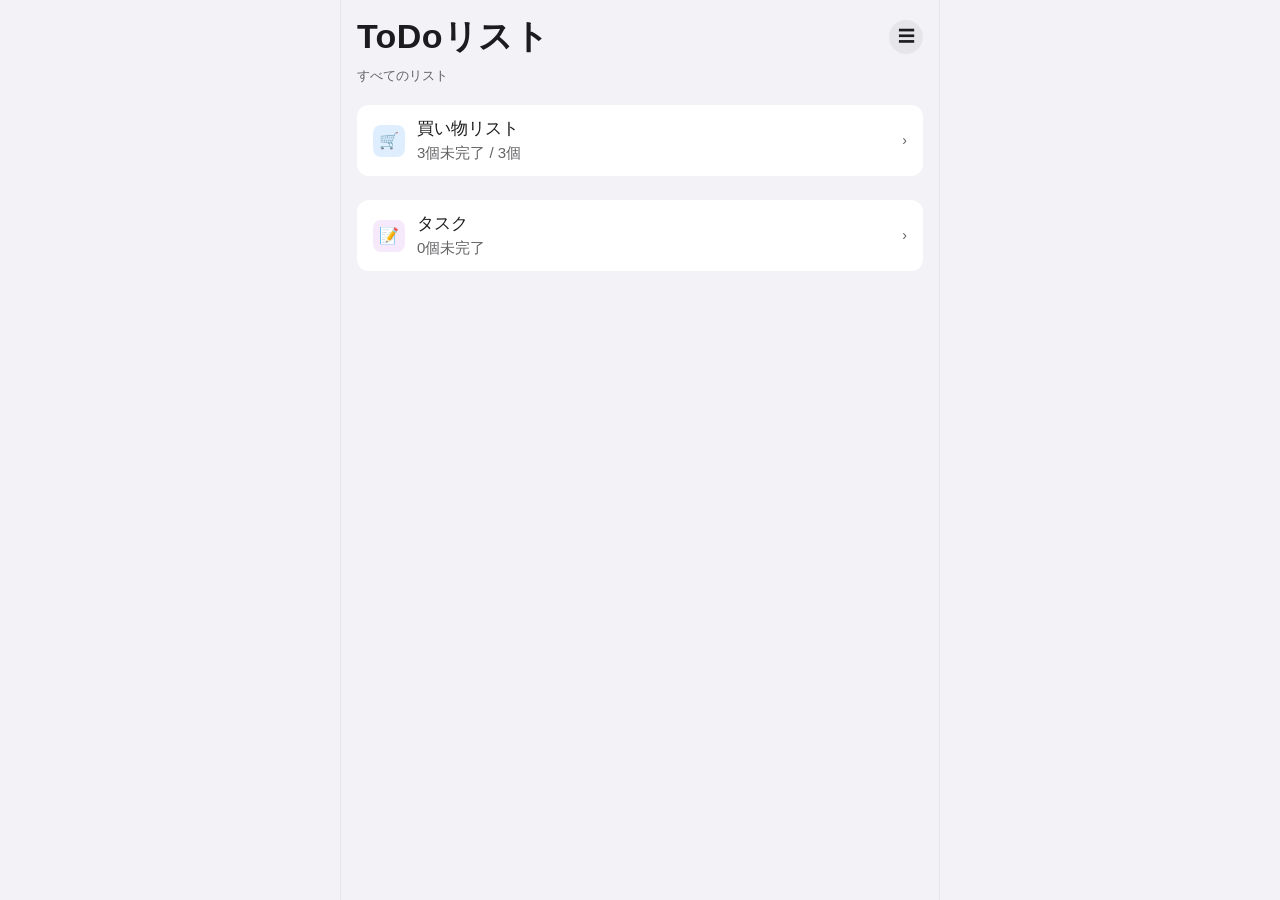
<file: index.html>
<!DOCTYPE html>
<html lang="ja">
<head>
<meta charset="UTF-8">
<meta name="viewport" content="width=device-width, initial-scale=1.0,
maximum-scale=1.0, user-scalable=no, viewport-fit=cover">
<meta name="apple-mobile-web-app-capable" content="yes">
<meta name="apple-mobile-web-app-status-bar-style" content="default">
<link rel="apple-touch-icon" href="apple-touch-icon.png">
<title>ToDoリスト</title>
<style>
/* ===== Reset & Base ===== */
*, *::before, *::after {
  box-sizing: border-box;
  margin: 0;
  padding: 0;
  -webkit-tap-highlight-color: transparent;
}

:root {
  --bg: #f2f2f7;
  --card: #ffffff;
  --text: #1c1c1e;
  --text-secondary: #636366;
  --accent: #007aff;
  --accent-light: #e3f0ff;
  --danger: #ff3b30;
  --success: #34c759;
  --warning: #ff9500;
  --border: #e5e5ea;
  --seg-bg: #e5e5ea;
  --seg-active: #ffffff;
  --safe-top: env(safe-area-inset-top, 0px);
  --safe-bottom: env(safe-area-inset-bottom, 0px);
}

html, body {
  height: 100%;
  font-family: -apple-system, BlinkMacSystemFont, 'Hiragino Sans',
'Hiragino Kaku Gothic ProN', 'Yu Gothic', sans-serif;
  background: var(--bg);
  color: var(--text);
  font-size: 17px;
  line-height: 1.47;
  overflow: hidden;
  -webkit-font-smoothing: antialiased;
}

/* ===== App Shell ===== */
#app {
  display: flex;
  flex-direction: column;
  height: 100%;
  max-width: 600px;
  margin: 0 auto;
  position: relative;
}

/* ===== Header ===== */
.header {
  padding: calc(12px + var(--safe-top)) 16px 8px;
  background: var(--bg);
  flex-shrink: 0;
}

.header-top {
  display: flex;
  align-items: center;
  justify-content: space-between;
  margin-bottom: 4px;
}

.header h1 {
  font-size: 34px;
  font-weight: 700;
  letter-spacing: 0.37px;
}

.header-subtitle {
  font-size: 13px;
  color: var(--text-secondary);
  margin-bottom: 12px;
}

.header-actions {
  display: flex;
  gap: 8px;
}

.icon-btn {
  width: 34px;
  height: 34px;
  border-radius: 50%;
  border: none;
  background: var(--accent);
  color: white;
  font-size: 20px;
  display: flex;
  align-items: center;
  justify-content: center;
  cursor: pointer;
  transition: opacity 0.15s;
}

.icon-btn:active {
  opacity: 0.6;
}

.icon-btn.secondary {
  background: var(--seg-bg);
  color: var(--text);
  font-size: 17px;
}

/* ===== Segmented Control ===== */
.segmented {
  display: flex;
  background: var(--seg-bg);
  border-radius: 8px;
  padding: 2px;
  margin-bottom: 12px;
}

.segmented button {
  flex: 1;
  border: none;
  background: transparent;
  padding: 6px 0;
  font-size: 13px;
  font-weight: 500;
  color: var(--text);
  border-radius: 6px;
  cursor: pointer;
  transition: all 0.2s;
}

.segmented button.active {
  background: var(--seg-active);
  box-shadow: 0 1px 3px rgba(0,0,0,0.1);
  font-weight: 600;
}

/* ===== Main Content ===== */
.main {
  flex: 1;
  overflow-y: auto;
  -webkit-overflow-scrolling: touch;
  padding: 0 16px 100px;
}

#detailMain {
  padding-bottom: 164px;
}

/* ===== List View ===== */
.list-group {
  background: var(--card);
  border-radius: 12px;
  overflow: hidden;
  margin-bottom: 24px;
}

.list-group-title {
  font-size: 13px;
  font-weight: 500;
  color: var(--text-secondary);
  text-transform: uppercase;
  letter-spacing: 0.5px;
  padding: 8px 16px 4px;
}

.list-item {
  display: flex;
  align-items: center;
  padding: 12px 16px;
  gap: 12px;
  cursor: pointer;
  transition: background 0.15s;
  border-bottom: 0.5px solid var(--border);
}

.list-item:last-child {
  border-bottom: none;
}

.list-item:active {
  background: rgba(0,0,0,0.04);
}

.list-item-icon {
  width: 32px;
  height: 32px;
  border-radius: 8px;
  display: flex;
  align-items: center;
  justify-content: center;
  font-size: 16px;
  flex-shrink: 0;
}

.list-item-content {
  flex: 1;
  min-width: 0;
}

.list-item-name {
  font-size: 17px;
  font-weight: 400;
  white-space: nowrap;
  overflow: hidden;
  text-overflow: ellipsis;
}

.list-item-meta {
  font-size: 15px;
  color: var(--text-secondary);
}

.list-item-chevron {
  color: var(--text-secondary);
  font-size: 14px;
  flex-shrink: 0;
}

/* ===== Detail View ===== */
.detail-view {
  display: none;
  flex-direction: column;
  height: 100%;
}

.detail-view.active {
  display: flex;
}

.detail-header {
  padding: calc(8px + var(--safe-top)) 16px 8px;
  background: var(--bg);
  border-bottom: 0.5px solid var(--border);
  flex-shrink: 0;
}

.detail-header-top {
  display: flex;
  align-items: center;
  justify-content: space-between;
  margin-bottom: 8px;
}

.back-btn {
  border: none;
  background: none;
  color: var(--accent);
  font-size: 17px;
  cursor: pointer;
  display: flex;
  align-items: center;
  gap: 4px;
  padding: 4px 0;
}

.back-btn:active {
  opacity: 0.6;
}

.detail-title-input {
  border: none;
  background: transparent;
  font-size: 22px;
  font-weight: 700;
  width: 100%;
  color: var(--text);
  outline: none;
}

.detail-title-input::placeholder {
  color: var(--text-secondary);
}

.detail-actions {
  display: flex;
  gap: 8px;
}

.detail-actions .icon-btn {
  width: 30px;
  height: 30px;
  font-size: 16px;
}

/* ===== Category Filter ===== */
.category-filter {
  display: flex;
  gap: 6px;
  padding: 8px 16px;
  overflow-x: auto;
  -webkit-overflow-scrolling: touch;
  flex-shrink: 0;
  background: var(--bg);
  scrollbar-width: none;
}

.category-filter::-webkit-scrollbar {
  display: none;
}

.cat-chip {
  padding: 5px 14px;
  border-radius: 16px;
  border: none;
  font-size: 14px;
  font-weight: 500;
  white-space: nowrap;
  cursor: pointer;
  background: var(--seg-bg);
  color: var(--text);
  transition: all 0.2s;
}

.cat-chip.active {
  background: var(--accent);
  color: white;
}

.cat-chip:active {
  opacity: 0.7;
}

/* ===== Todo Items ===== */
.todo-group-label {
  font-size: 13px;
  font-weight: 500;
  color: var(--text-secondary);
  padding: 16px 16px 4px;
  text-transform: uppercase;
  letter-spacing: 0.5px;
}

.todo-item {
  display: flex;
  align-items: flex-start;
  padding: 10px 16px;
  gap: 12px;
  border-bottom: 0.5px solid var(--border);
  background: var(--card);
  transition: background 0.15s;
}

.todo-item:active {
  background: rgba(0,0,0,0.03);
}

.todo-checkbox {
  width: 24px;
  height: 24px;
  border-radius: 50%;
  border: 2px solid var(--text-secondary);
  flex-shrink: 0;
  cursor: pointer;
  display: flex;
  align-items: center;
  justify-content: center;
  margin-top: 2px;
  transition: all 0.2s;
}

.todo-checkbox.checked {
  background: var(--success);
  border-color: var(--success);
}

.todo-checkbox.checked::after {
  content: '✓';
  color: white;
  font-size: 14px;
  font-weight: 700;
}

.todo-content {
  flex: 1;
  min-width: 0;
}

.todo-text {
  font-size: 17px;
  word-break: break-word;
}

.todo-text.completed {
  text-decoration: line-through;
  color: var(--text-secondary);
}

.todo-category-tag {
  display: inline-block;
  font-size: 12px;
  padding: 2px 8px;
  border-radius: 10px;
  margin-top: 4px;
  font-weight: 500;
}

.todo-delete-btn {
  border: none;
  background: none;
  color: #c7c7cc;
  font-size: 20px;
  cursor: pointer;
  padding: 4px;
  flex-shrink: 0;
}

/* ===== Bottom Bar (filter + add item) ===== */
.bottom-bar {
  position: fixed;
  bottom: 0;
  left: 50%;
  transform: translateX(-50%);
  width: 100%;
  max-width: 600px;
  background: var(--card);
  border-top: 0.5px solid var(--border);
  padding-bottom: calc(var(--safe-bottom) + 24px);
  z-index: 100;
}

.bottom-bar .segmented {
  margin: 0 16px 8px;
}

/* ===== Add Item Bar ===== */
.add-bar {
  padding: 8px 16px;
  display: flex;
  align-items: center;
  gap: 8px;
}

.add-bar input {
  flex: 1;
  border: none;
  background: var(--bg);
  padding: 10px 14px;
  border-radius: 20px;
  font-size: 17px;
  outline: none;
  color: var(--text);
}

.add-bar input::placeholder {
  color: var(--text-secondary);
}

.add-bar .add-btn {
  width: 36px;
  height: 36px;
  border-radius: 50%;
  border: none;
  background: var(--accent);
  color: white;
  font-size: 22px;
  cursor: pointer;
  display: flex;
  align-items: center;
  justify-content: center;
  flex-shrink: 0;
  transition: opacity 0.15s;
}

.add-bar .add-btn:active {
  opacity: 0.6;
}

/* ===== Modal ===== */
.modal-overlay {
  display: none;
  position: fixed;
  inset: 0;
  background: rgba(0,0,0,0.4);
  z-index: 200;
  align-items: flex-end;
  justify-content: center;
}

.modal-overlay.active {
  display: flex;
}

.modal {
  background: var(--card);
  border-radius: 16px 16px 0 0;
  width: 100%;
  max-width: 600px;
  max-height: 70vh;
  overflow-y: auto;
  padding: 20px 16px calc(20px + var(--safe-bottom));
  animation: slideUp 0.3s ease;
}

@keyframes slideUp {
  from { transform: translateY(100%); }
  to { transform: translateY(0); }
}

.modal-handle {
  width: 36px;
  height: 5px;
  border-radius: 3px;
  background: var(--border);
  margin: 0 auto 16px;
}

.modal h2 {
  font-size: 20px;
  font-weight: 700;
  margin-bottom: 16px;
  text-align: center;
}

.modal-field {
  margin-bottom: 16px;
}

.modal-field label {
  display: block;
  font-size: 13px;
  font-weight: 500;
  color: var(--text-secondary);
  margin-bottom: 6px;
  text-transform: uppercase;
  letter-spacing: 0.3px;
}

.modal-field select,
.modal-field input[type="text"] {
  width: 100%;
  padding: 10px 14px;
  border: 1px solid var(--border);
  border-radius: 10px;
  font-size: 17px;
  background: var(--bg);
  color: var(--text);
  outline: none;
  -webkit-appearance: none;
}

.modal-actions {
  display: flex;
  gap: 8px;
  margin-top: 20px;
}

.modal-actions button {
  flex: 1;
  padding: 12px;
  border: none;
  border-radius: 10px;
  font-size: 17px;
  font-weight: 600;
  cursor: pointer;
}

.btn-cancel {
  background: var(--seg-bg);
  color: var(--text);
}

.btn-primary {
  background: var(--accent);
  color: white;
}

.btn-danger {
  background: var(--danger);
  color: white;
}

.btn-primary:active, .btn-cancel:active, .btn-danger:active {
  opacity: 0.7;
}

/* ===== Empty State ===== */
.empty-state {
  text-align: center;
  padding: 60px 32px;
  color: var(--text-secondary);
}

.empty-state-icon {
  font-size: 48px;
  margin-bottom: 12px;
}

.empty-state-text {
  font-size: 17px;
  font-weight: 500;
}

/* ===== Swipe Actions ===== */
.todo-item-wrapper {
  position: relative;
  overflow: hidden;
}

/* ===== Color Palette for Categories ===== */
.cat-colors {
  display: flex;
  gap: 8px;
  flex-wrap: wrap;
}

.cat-color-btn {
  width: 32px;
  height: 32px;
  border-radius: 50%;
  border: 3px solid transparent;
  cursor: pointer;
  transition: all 0.15s;
}

.cat-color-btn.selected {
  border-color: var(--text);
  transform: scale(1.15);
}

/* ===== Confirm Dialog ===== */
.confirm-overlay {
  display: none;
  position: fixed;
  inset: 0;
  background: rgba(0,0,0,0.4);
  z-index: 300;
  align-items: center;
  justify-content: center;
}

.confirm-overlay.active {
  display: flex;
}

.confirm-box {
  background: var(--card);
  border-radius: 14px;
  padding: 20px;
  width: 270px;
  text-align: center;
}

.confirm-box p {
  font-size: 17px;
  margin-bottom: 16px;
}

.confirm-actions {
  display: flex;
  gap: 8px;
}

.confirm-actions button {
  flex: 1;
  padding: 10px;
  border: none;
  border-radius: 10px;
  font-size: 17px;
  cursor: pointer;
}

/* ===== Toast ===== */
.toast {
  position: fixed;
  bottom: 100px;
  left: 50%;
  transform: translateX(-50%) translateY(20px);
  background: rgba(0,0,0,0.8);
  color: white;
  padding: 10px 20px;
  border-radius: 20px;
  font-size: 15px;
  opacity: 0;
  transition: all 0.3s;
  z-index: 400;
  pointer-events: none;
}

.toast.show {
  opacity: 1;
  transform: translateX(-50%) translateY(0);
}

/* ===== Responsive ===== */
@media (min-width: 601px) {
  #app {
    border-left: 0.5px solid var(--border);
    border-right: 0.5px solid var(--border);
  }
}
</style>
</head>
<body>

<div id="app">
  <!-- ===== List View ===== -->
  <div id="listView">
    <div class="header">
      <div class="header-top">
        <h1>ToDoリスト</h1>
        <div class="header-actions">
          <button class="icon-btn secondary" id="manageListsBtn"
title="リスト管理">☰</button>
        </div>
      </div>
      <div class="header-subtitle" id="headerSubtitle">すべてのリスト</div>
    </div>
    <div class="main" id="listViewMain">
      <!-- Lists rendered here -->
    </div>
  </div>

  <!-- ===== Detail View ===== -->
  <div id="detailView" class="detail-view">
    <div class="detail-header">
      <div class="detail-header-top">
        <button class="back-btn" id="backBtn">‹ 戻る</button>
        <div class="detail-actions">
          <button class="icon-btn secondary" id="changePresetBtn"
title="カテゴリプリセットを変更">🏷️</button>
          <button class="icon-btn secondary" id="editListNameBtn"
title="名前を変更">✏️</button>
        </div>
      </div>
      <input type="text" class="detail-title-input"
id="detailTitleInput" placeholder="リスト名">
      <div class="header-subtitle" id="detailSubtitle"
style="margin-bottom:0;"></div>
    </div>
    <div class="category-filter" id="categoryFilter">
      <button class="cat-chip active" data-cat="all">すべて</button>
      <!-- Category chips rendered here -->
    </div>
    <div class="main" id="detailMain">
      <!-- Todo items rendered here -->
    </div>
  </div>

  <!-- ===== Bottom Bar (detail view) ===== -->
  <div class="bottom-bar" id="bottomBar" style="display:none">
    <div class="add-bar">
      <input type="text" id="newItemInput" placeholder="アイテムを入力..."
autocomplete="off">
      <button class="add-btn" id="addBtn">+</button>
    </div>
    <div class="segmented" id="segmentedControl">
      <button class="active" data-filter="all">すべて</button>
      <button data-filter="active">未完了</button>
      <button data-filter="completed">完了</button>
    </div>
  </div>
</div>

<!-- ===== Edit Item Modal ===== -->
<div class="modal-overlay" id="editItemModal">
  <div class="modal">
    <div class="modal-handle"></div>
    <h2>アイテムを編集</h2>
    <div class="modal-field">
      <label>テキスト</label>
      <input type="text" id="editItemTextInput" placeholder="アイテム名">
    </div>
    <div class="modal-field">
      <label>カテゴリ</label>
      <select id="editItemCategorySelect">
        <option value="">カテゴリなし</option>
      </select>
    </div>
    <div class="modal-actions">
      <button class="btn-cancel" id="cancelEditItem">キャンセル</button>
      <button class="btn-danger" id="deleteEditItem">削除</button>
      <button class="btn-primary" id="confirmEditItem">保存</button>
    </div>
  </div>
</div>

<!-- ===== List Management Modal ===== -->
<div class="modal-overlay" id="listModal">
  <div class="modal">
    <div class="modal-handle"></div>
    <h2>リスト管理</h2>
    <div id="listManageContent">
      <!-- List management items -->
    </div>
    <div class="modal-actions">
      <button class="btn-cancel" id="closeListModal">閉じる</button>
      <button class="btn-primary" id="addListBtn">＋ リスト追加</button>
    </div>
  </div>
</div>

<!-- ===== New List Modal ===== -->
<div class="modal-overlay" id="newListModal">
  <div class="modal">
    <div class="modal-handle"></div>
    <h2>新しいリスト</h2>
    <div class="modal-field">
      <label>リスト名</label>
      <input type="text" id="newListNameInput" placeholder="例: 買い物リスト">
    </div>
    <div class="modal-field">
      <label>カテゴリプリセット</label>
      <select id="newListPresetSelect">
        <option value="shopping">🛒 買い物（食材・飲料・日用品…）</option>
        <option value="priority">🔴 優先度（高・中・低・保留）</option>
        <option value="genre">📂 ジャンル（仕事・家事・お金…）</option>
        <option value="action">⚡ 行動ベース（急ぎ・スマホ・外出…）</option>
      </select>
    </div>
    <div class="modal-field">
      <label>アイコン</label>
      <div class="cat-colors" id="newListIcons">
        <button class="cat-color-btn selected" data-icon="🛒"
style="background:#fff;border:2px solid
#ddd;font-size:18px;display:flex;align-items:center;justify-content:center;">🛒</button>
        <button class="cat-color-btn" data-icon="📝"
style="background:#fff;border:2px solid
#ddd;font-size:18px;display:flex;align-items:center;justify-content:center;">📝</button>
        <button class="cat-color-btn" data-icon="💼"
style="background:#fff;border:2px solid
#ddd;font-size:18px;display:flex;align-items:center;justify-content:center;">💼</button>
        <button class="cat-color-btn" data-icon="🏠"
style="background:#fff;border:2px solid
#ddd;font-size:18px;display:flex;align-items:center;justify-content:center;">🏠</button>
        <button class="cat-color-btn" data-icon="📚"
style="background:#fff;border:2px solid
#ddd;font-size:18px;display:flex;align-items:center;justify-content:center;">📚</button>
        <button class="cat-color-btn" data-icon="💊"
style="background:#fff;border:2px solid
#ddd;font-size:18px;display:flex;align-items:center;justify-content:center;">💊</button>
      </div>
    </div>
    <div class="modal-actions">
      <button class="btn-cancel" id="cancelNewList">キャンセル</button>
      <button class="btn-primary" id="confirmNewList">作成</button>
    </div>
  </div>
</div>

<!-- ===== Confirm Dialog ===== -->
<div class="confirm-overlay" id="confirmDialog">
  <div class="confirm-box">
    <p id="confirmMessage">削除しますか？</p>
    <div class="confirm-actions">
      <button class="btn-cancel" id="confirmCancel">キャンセル</button>
      <button class="btn-danger" id="confirmOk">削除</button>
    </div>
  </div>
</div>

<!-- ===== Change Preset Modal ===== -->
<div class="modal-overlay" id="changePresetModal">
  <div class="modal">
    <div class="modal-handle"></div>
    <h2>カテゴリプリセット</h2>
    <div id="presetList">
      <!-- Preset options rendered here -->
    </div>
    <div class="modal-actions">
      <button class="btn-cancel" id="cancelPreset">キャンセル</button>
    </div>
  </div>
</div>

<!-- ===== Toast ===== -->
<div class="toast" id="toast"></div>

<script>
// ===== Data Layer =====
const STORAGE_KEY = 'todo-app-data';

// カテゴリプリセット（リスト作成時に選択）
const CATEGORY_PRESETS = {
  shopping: {
    name: '買い物',
    icon: '🛒',
    categories: [
      { id: 'food', name: '食材', color: '#34c759' },
      { id: 'drink', name: '飲料', color: '#007aff' },
      { id: 'daily', name: '日用品', color: '#ff9500' },
      { id: 'snack', name: 'お菓子', color: '#af52de' },
      { id: 'other', name: 'その他', color: '#8e8e93' },
    ],
  },
  priority: {
    name: '優先度',
    icon: '🔴',
    categories: [
      { id: 'high', name: '🔴 高', color: '#ff3b30' },
      { id: 'medium', name: '🟡 中', color: '#ff9500' },
      { id: 'low', name: '🟢 低', color: '#34c759' },
      { id: 'hold', name: '⚪ 保留', color: '#8e8e93' },
    ],
  },
  genre: {
    name: 'ジャンル',
    icon: '📂',
    categories: [
      { id: 'work', name: '💼 仕事', color: '#007aff' },
      { id: 'home', name: '🏠 生活', color: '#34c759' },
      { id: 'money', name: '🏦 お金', color: '#ff9500' },
      { id: 'health', name: '🏥 健康', color: '#af52de' },
      { id: 'hobby', name: '🎉 趣味', color: '#ff2d55' },
      { id: 'other', name: '❓ その他', color: '#8e8e93' },
    ],
  },
  action: {
    name: '行動ベース',
    icon: '⚡',
    categories: [
      { id: 'urgent', name: '⚡ 急ぎ', color: '#ff3b30' },
      { id: 'phone', name: '📱 スマホ', color: '#007aff' },
      { id: 'pc', name: '💻 PC作業', color: '#af52de' },
      { id: 'out', name: '🚶 外出', color: '#34c759' },
      { id: 'hold', name: '⏳ 保留', color: '#8e8e93' },
    ],
  },
};

function loadData() {
  try {
    const raw = localStorage.getItem(STORAGE_KEY);
    if (raw) return JSON.parse(raw);
  } catch (e) {
    console.error('Load error:', e);
  }
  const shoppingPreset = CATEGORY_PRESETS.shopping;
  const genrePreset = CATEGORY_PRESETS.genre;
  return {
    lists: [
      {
        id: generateId(),
        name: '買い物リスト',
        icon: '🛒',
        color: '#007aff',
        categorySchema: 'shopping',
        categories: [...shoppingPreset.categories],
        items: [
          { id: generateId(), text: '牛乳', category: 'drink',
completed: false, createdAt: Date.now() },
          { id: generateId(), text: '食パン', category: 'food',
completed: false, createdAt: Date.now() },
          { id: generateId(), text: '洗剤', category: 'daily',
completed: false, createdAt: Date.now() },
        ],
      },
      {
        id: generateId(),
        name: 'タスク',
        icon: '📝',
        color: '#af52de',
        categorySchema: 'genre',
        categories: [...genrePreset.categories],
        items: [],
      },
    ],
    activeListId: null,
    filter: 'all',
    activeCategory: 'all',
  };
}

function saveData() {
  try {
    localStorage.setItem(STORAGE_KEY, JSON.stringify(appData));
  } catch (e) {
    console.error('Save error:', e);
  }
}

function generateId() {
  return Date.now().toString(36) + Math.random().toString(36).slice(2, 8);
}

let appData = loadData();
let editingItemId = null;

// ===== DOM Elements =====
const $ = id => document.getElementById(id);
const listView = $('listView');
const detailView = $('detailView');
const listViewMain = $('listViewMain');
const detailMain = $('detailMain');
const detailTitleInput = $('detailTitleInput');
const bottomBar = $('bottomBar');
const newItemInput = $('newItemInput');
const categoryFilter = $('categoryFilter');

// ===== Utility =====
function getActiveList() {
  return appData.lists.find(l => l.id === appData.activeListId);
}

function getFilteredItems(list) {
  const filter = appData.filter;
  const cat = appData.activeCategory;
  return list.items.filter(item => {
    if (filter === 'active' && item.completed) return false;
    if (filter === 'completed' && !item.completed) return false;
    if (cat !== 'all' && item.category !== cat) return false;
    return true;
  });
}

function getActiveItems(list) {
  return list.items.filter(i => !i.completed);
}

function getCompletedItems(list) {
  return list.items.filter(i => i.completed);
}

function showToast(msg) {
  const toast = $('toast');
  toast.textContent = msg;
  toast.classList.add('show');
  setTimeout(() => toast.classList.remove('show'), 2000);
}

// ===== Render: List View =====
function renderListView() {
  const filter = appData.filter;
  let html = '';

  if (appData.lists.length === 0) {
    html = `
      <div class="empty-state">
        <div class="empty-state-icon">📋</div>
        <div class="empty-state-text">リストがありません</div>
      </div>`;
  } else {
    appData.lists.forEach(list => {
      const activeCount = list.items.filter(i => !i.completed).length;
      const totalCount = list.items.length;
      const subtitle = `${activeCount}個未完了${totalCount > 0 ? ` /
${totalCount}個` : ''}`;

      html += `
        <div class="list-group">
          <div class="list-item" data-list-id="${list.id}">
            <div class="list-item-icon"
style="background:${list.color}20;color:${list.color}">
              ${list.icon}
            </div>
            <div class="list-item-content">
              <div class="list-item-name">${escapeHtml(list.name)}</div>
              <div class="list-item-meta">${subtitle}</div>
            </div>
            <div class="list-item-chevron">›</div>
          </div>
        </div>`;
    });
  }

  listViewMain.innerHTML = html;
}

// ===== Render: Detail View =====
function renderDetailView() {
  const list = getActiveList();
  if (!list) {
    showListView();
    return;
  }

  detailTitleInput.value = list.name;
  const preset = CATEGORY_PRESETS[list.categorySchema];
  if ($('detailSubtitle')) {
    $('detailSubtitle').textContent = preset ? `${preset.name}プリセット` : '';
  }
  renderCategoryFilter(list);
  renderTodoItems(list);
}

function renderCategoryFilter(list) {
  let html = '<button class="cat-chip active" data-cat="all">すべて</button>';
  list.categories.forEach(cat => {
    const count = list.items.filter(i => i.category === cat.id &&
      (appData.filter === 'all' ||
       (appData.filter === 'active' && !i.completed) ||
       (appData.filter === 'completed' && i.completed))).length;
    const isActive = appData.activeCategory === cat.id;
    html += `<button class="cat-chip${isActive ? ' active' : ''}"
data-cat="${cat.id}"
      style="${isActive ? `background:${cat.color};color:white` : ''}">
      ${escapeHtml(cat.name)}${count > 0 ? ` (${count})` : ''}
    </button>`;
  });
  categoryFilter.innerHTML = html;
}

function renderTodoItems(list) {
  const items = getFilteredItems(list);

  if (items.length === 0) {
    const filterText = appData.filter === 'active' ? '未完了' :
appData.filter === 'completed' ? '完了' : '';
    const catText = appData.activeCategory !== 'all'
      ? list.categories.find(c => c.id === appData.activeCategory)?.name || ''
      : '';
    let emptyMsg = 'アイテムがありません';
    if (filterText) emptyMsg = `${filterText}のアイテムはありません`;
    if (catText) emptyMsg = `${catText}のアイテムはありません`;

    detailMain.innerHTML = `
      <div class="empty-state">
        <div class="empty-state-icon">✅</div>
        <div class="empty-state-text">${emptyMsg}</div>
      </div>`;
    return;
  }

  let html = '';

  // Show active items first, then completed (when filter is "all")
  if (appData.filter === 'all') {
    const active = items.filter(i => !i.completed);
    const completed = items.filter(i => i.completed);

    if (active.length > 0) {
      html += `<div class="todo-group-label">未完了 (${active.length})</div>`;
      active.forEach(item => { html += renderTodoItem(item, list); });
    }
    if (completed.length > 0) {
      html += `<div class="todo-group-label">完了 (${completed.length})</div>`;
      completed.forEach(item => { html += renderTodoItem(item, list); });
    }
  } else {
    items.forEach(item => { html += renderTodoItem(item, list); });
  }

  detailMain.innerHTML = html;
}

function renderTodoItem(item, list) {
  const cat = list.categories.find(c => c.id === item.category);
  const catTag = cat
    ? `<span class="todo-category-tag"
style="background:${cat.color}20;color:${cat.color}">${escapeHtml(cat.name)}</span>`
    : '';

  return `
    <div class="todo-item" data-item-id="${item.id}">
      <div class="todo-checkbox${item.completed ? ' checked' : ''}"
data-toggle="${item.id}"></div>
      <div class="todo-content">
        <div class="todo-text${item.completed ? ' completed' :
''}">${escapeHtml(item.text)}</div>
        ${catTag}
      </div>
      <button class="todo-delete-btn" data-delete="${item.id}">✕</button>
    </div>`;
}

function escapeHtml(str) {
  const div = document.createElement('div');
  div.textContent = str;
  return div.innerHTML;
}

// ===== Navigation =====
function showDetailView(listId) {
  appData.activeListId = listId;
  saveData();
  listView.style.display = 'none';
  detailView.classList.add('active');
  bottomBar.style.display = 'block';
  renderDetailView();
}

function showListView() {
  appData.activeListId = null;
  saveData();
  detailView.classList.remove('active');
  bottomBar.style.display = 'none';
  listView.style.display = 'block';
  renderListView();
}

// ===== Event Handlers =====

// List item tap
listViewMain.addEventListener('click', e => {
  const item = e.target.closest('.list-item');
  if (item) {
    showDetailView(item.dataset.listId);
  }
});

// Back button
$('backBtn').addEventListener('click', showListView);

// Filter segment control
$('segmentedControl').addEventListener('click', e => {
  const btn = e.target.closest('button');
  if (!btn) return;
  $('segmentedControl').querySelectorAll('button').forEach(b =>
b.classList.remove('active'));
  btn.classList.add('active');
  appData.filter = btn.dataset.filter;
  saveData();
  renderDetailView();
});

// Category filter chips
categoryFilter.addEventListener('click', e => {
  const chip = e.target.closest('.cat-chip');
  if (!chip) return;
  categoryFilter.querySelectorAll('.cat-chip').forEach(c =>
c.classList.remove('active'));
  chip.classList.add('active');
  appData.activeCategory = chip.dataset.cat;
  saveData();
  renderDetailView();
});

// Toggle item completion
detailMain.addEventListener('click', e => {
  const checkbox = e.target.closest('[data-toggle]');
  if (checkbox) {
    const list = getActiveList();
    if (!list) return;
    const item = list.items.find(i => i.id === checkbox.dataset.toggle);
    if (item) {
      item.completed = !item.completed;
      saveData();

      if (item.completed) {
        // Show the checked state immediately, then re-render (which
        // reorders/moves the item) after a short delay so the user
        // can actually see the check happen before it moves away.
        checkbox.classList.add('checked');

        setTimeout(() => {
          renderDetailView();
        }, 500);
      } else {
        // Unchecking should feel instant.
        renderDetailView();
      }
    }
    return;
  }

  // Delete item
  const delBtn = e.target.closest('[data-delete]');
  if (delBtn) {
    const list = getActiveList();
    if (!list) return;
    const item = list.items.find(i => i.id === delBtn.dataset.delete);
    if (item) {
      list.items = list.items.filter(i => i.id !== item.id);
      saveData();
      renderDetailView();
      showToast('削除しました');
    }
    return;
  }

  // Tap row to edit text/category
  const itemEl = e.target.closest('.todo-item');
  if (itemEl) {
    openEditItemModal(itemEl.dataset.itemId);
  }
});

// ===== Edit Item Modal =====
function openEditItemModal(itemId) {
  const list = getActiveList();
  if (!list) return;
  const item = list.items.find(i => i.id === itemId);
  if (!item) return;

  editingItemId = itemId;
  $('editItemTextInput').value = item.text;

  const select = $('editItemCategorySelect');
  select.innerHTML = '<option value="">カテゴリなし</option>' +
    list.categories.map(c => `<option value="${c.id}">${escapeHtml(c.name)}</option>`).join('');
  select.value = item.category || '';

  $('editItemModal').classList.add('active');
}

function closeEditItemModal() {
  $('editItemModal').classList.remove('active');
  editingItemId = null;
}

$('cancelEditItem').addEventListener('click', closeEditItemModal);

$('editItemModal').addEventListener('click', e => {
  if (e.target === $('editItemModal')) closeEditItemModal();
});

$('confirmEditItem').addEventListener('click', () => {
  const list = getActiveList();
  if (!list || !editingItemId) return;
  const item = list.items.find(i => i.id === editingItemId);
  if (!item) return;

  const text = $('editItemTextInput').value.trim();
  if (!text) {
    showToast('テキストを入力してください');
    return;
  }
  item.text = text;
  item.category = $('editItemCategorySelect').value;
  saveData();
  closeEditItemModal();
  renderDetailView();
  showToast('保存しました');
});

$('deleteEditItem').addEventListener('click', () => {
  const list = getActiveList();
  if (!list || !editingItemId) return;
  const id = editingItemId;
  showConfirm('このアイテムを削除しますか？', () => {
    list.items = list.items.filter(i => i.id !== id);
    saveData();
    closeEditItemModal();
    renderDetailView();
    showToast('削除しました');
  });
});

// Add item
$('addBtn').addEventListener('click', handleAddItem);
newItemInput.addEventListener('keydown', e => {
  if (e.key === 'Enter') handleAddItem();
});

function handleAddItem() {
  const text = newItemInput.value.trim();
  if (!text) return;
  const list = getActiveList();
  if (!list) return;

  const item = {
    id: generateId(),
    text: text,
    category: appData.activeCategory !== 'all' ? appData.activeCategory : '',
    completed: false,
    createdAt: Date.now(),
  };

  list.items.unshift(item);
  newItemInput.value = '';
  saveData();
  renderDetailView();
  showToast('追加しました');
}

// Edit list name
$('editListNameBtn').addEventListener('click', () => {
  detailTitleInput.focus();
  detailTitleInput.select();
});

detailTitleInput.addEventListener('blur', () => {
  const list = getActiveList();
  if (list && detailTitleInput.value.trim()) {
    list.name = detailTitleInput.value.trim();
    saveData();
    showToast('名前を変更しました');
  } else {
    renderDetailView();
  }
});

// Change preset
$('changePresetBtn').addEventListener('click', () => {
  renderPresetOptions();
  $('changePresetModal').classList.add('active');
});

$('cancelPreset').addEventListener('click', () => {
  $('changePresetModal').classList.remove('active');
});

function renderPresetOptions() {
  const list = getActiveList();
  if (!list) return;
  let html = '';
  Object.entries(CATEGORY_PRESETS).forEach(([key, preset]) => {
    const isCurrent = list.categorySchema === key;
    const catPreview = preset.categories.map(c => c.name).join('・');
    html += `
      <div class="list-item" style="cursor:pointer;border-bottom:0.5px
solid var(--border);padding:12px 0;" data-preset="${key}">
        <div class="list-item-icon" style="background:${isCurrent ?
preset.categories[0].color + '30' : 'var(--seg-bg)'};color:${isCurrent
? preset.categories[0].color : 'var(--text-secondary)'}">
          ${preset.icon}
        </div>
        <div class="list-item-content">
          <div class="list-item-name">${preset.name}${isCurrent ?
'（現在）' : ''}</div>
          <div class="list-item-meta">${catPreview}</div>
        </div>
        ${isCurrent ? '<div style="color:var(--accent);font-size:14px;">✓</div>' : '<div class="list-item-chevron">›</div>'}
      </div>`;
  });
  $('presetList').innerHTML = html;
}

$('presetList').addEventListener('click', e => {
  const item = e.target.closest('[data-preset]');
  if (!item) return;
  const list = getActiveList();
  if (!list) return;
  const schema = item.dataset.preset;
  const preset = CATEGORY_PRESETS[schema];

  // Check if there are existing items with categories not in the new preset
  const newCats = new Set(preset.categories.map(c => c.id));
  const orphaned = list.items.filter(i => i.category &&
!newCats.has(i.category));

  if (orphaned.length > 0) {
    showConfirm(`プリセット変更により、${orphaned.length}個のアイテムのカテゴリが解除されます。続けてもよろしいですか？`,
() => {
      applyPreset(list, schema, preset);
    });
  } else {
    applyPreset(list, schema, preset);
  }
});

function applyPreset(list, schema, preset) {
  list.categorySchema = schema;
  list.categories = [...preset.categories];
  saveData();
  $('changePresetModal').classList.remove('active');
  renderDetailView();
  showToast(`「${preset.name}」プリセットに変更しました`);
}

// Manage lists
$('manageListsBtn').addEventListener('click', () => {
  renderListManagement();
  $('listModal').classList.add('active');
});

$('closeListModal').addEventListener('click', () => {
  $('listModal').classList.remove('active');
});

function renderListManagement() {
  let html = '';
  appData.lists.forEach(list => {
    const preset = CATEGORY_PRESETS[list.categorySchema];
    const presetLabel = preset ? preset.name : '';
    html += `
      <div class="list-item" style="border-bottom:0.5px solid
var(--border);padding:12px 0;">
        <div class="list-item-icon"
style="background:${list.color}20;color:${list.color}">
          ${list.icon}
        </div>
        <div class="list-item-content">
          <div class="list-item-name">${escapeHtml(list.name)}</div>
          <div class="list-item-meta">${presetLabel} ・
${list.items.length}個のアイテム</div>
        </div>
        <button class="todo-delete-btn" style="opacity:1"
data-manage-delete="${list.id}">✕</button>
      </div>`;
  });
  $('listManageContent').innerHTML = html;
}

// Manage delete
$('listManageContent').addEventListener('click', e => {
  const btn = e.target.closest('[data-manage-delete]');
  if (btn) {
    const listId = btn.dataset.manageDelete;
    showConfirm('このリストを削除しますか？', () => {
      appData.lists = appData.lists.filter(l => l.id !== listId);
      saveData();
      renderListManagement();
      showToast('リストを削除しました');
    });
  }
});

// Add new list
$('addListBtn').addEventListener('click', () => {
  $('listModal').classList.remove('active');
  $('newListNameInput').value = '';
  $('newListModal').classList.add('active');
});

$('cancelNewList').addEventListener('click', () => {
  $('newListModal').classList.remove('active');
});

// Icon selection in new list modal
$('newListIcons').addEventListener('click', e => {
  const btn = e.target.closest('.cat-color-btn');
  if (!btn) return;
  $('newListIcons').querySelectorAll('.cat-color-btn').forEach(b =>
b.classList.remove('selected'));
  btn.classList.add('selected');
});

$('confirmNewList').addEventListener('click', () => {
  const name = $('newListNameInput').value.trim();
  if (!name) {
    showToast('リスト名を入力してください');
    return;
  }
  const iconEl = $('newListIcons').querySelector('.cat-color-btn.selected');
  const icon = iconEl ? iconEl.dataset.icon : '📝';
  const schema = $('newListPresetSelect').value;
  const preset = CATEGORY_PRESETS[schema];

  const newList = {
    id: generateId(),
    name: name,
    icon: icon,
    color: preset.categories[0]?.color || '#007aff',
    categorySchema: schema,
    categories: [...preset.categories],
    items: [],
  };

  appData.lists.push(newList);
  saveData();
  $('newListModal').classList.remove('active');
  renderListView();
  showToast(`「${name}」を作成しました（${preset.name}プリセット）`);
});

// Confirm dialog
let confirmCallback = null;

function showConfirm(message, callback) {
  $('confirmMessage').textContent = message;
  $('confirmDialog').classList.add('active');
  confirmCallback = callback;
}

$('confirmOk').addEventListener('click', () => {
  $('confirmDialog').classList.remove('active');
  if (confirmCallback) confirmCallback();
  confirmCallback = null;
});

$('confirmCancel').addEventListener('click', () => {
  $('confirmDialog').classList.remove('active');
  confirmCallback = null;
});

// ===== Init =====
function init() {
  renderListView();

  // If there was an active list, restore it
  if (appData.activeListId) {
    const list = getActiveList();
    if (list) {
      showDetailView(list.id);
    }
  }
}

init();
</script>
</body>
</html>
</file>
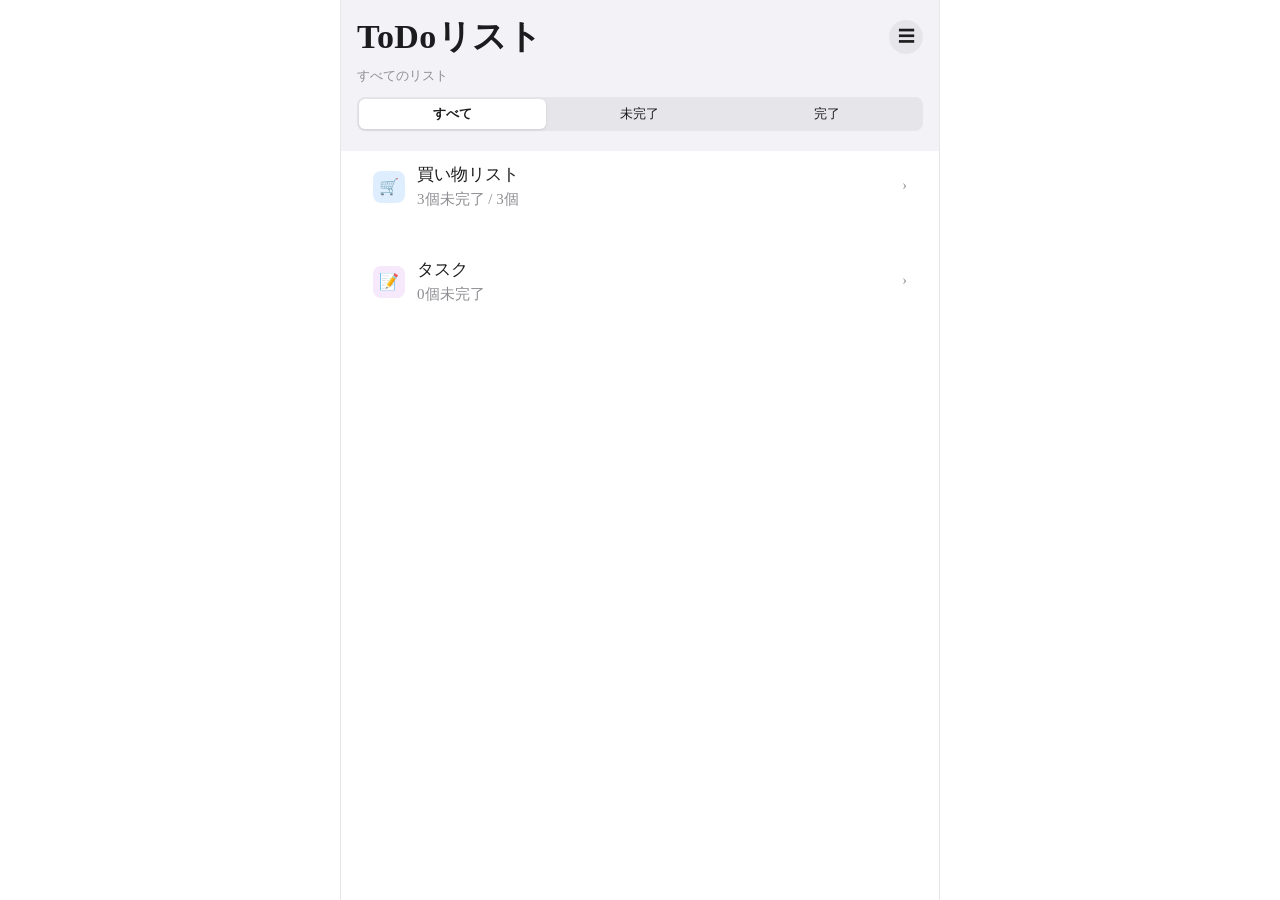
<file: todo-app.html>
<!DOCTYPE html>
<html lang="ja">
<head>
<meta charset="UTF-8">
<meta name="viewport" content="width=device-width, initial-scale=1.0,
maximum-scale=1.0, user-scalable=no, viewport-fit=cover">
<meta name="apple-mobile-web-app-capable" content="yes">
<meta name="apple-mobile-web-app-status-bar-style" content="default">
<title>ToDoリスト</title>
<style>
/* ===== Reset & Base ===== */
*, *::before, *::after {
  box-sizing: border-box;
  margin: 0;
  padding: 0;
  -webkit-tap-highlight-color: transparent;
}

:root {
  --bg: #f2f2f7;
  --card: #ffffff;
  --text: #1c1c1e;
  --text-secondary: #8e8e93;
  --accent: #007aff;
  --accent-light: #e3f0ff;
  --danger: #ff3b30;
  --success: #34c759;
  --warning: #ff9500;
  --border: #e5e5ea;
  --seg-bg: #e5e5ea;
  --seg-active: #ffffff;
  --safe-top: env(safe-area-inset-top, 0px);
  --safe-bottom: env(safe-area-inset-bottom, 0px);
}

html, body {
  height: 100%;
  font-family: -apple-system, BlinkMacSystemFont, 'Hiragino Kaku
Gothic ProN', 'Helvetica Neue', sans-serif;
  background: var(--bg);
  color: var(--text);
  font-size: 17px;
  line-height: 1.47;
  overflow: hidden;
  -webkit-font-smoothing: antialiased;
}

/* ===== App Shell ===== */
#app {
  display: flex;
  flex-direction: column;
  height: 100%;
  max-width: 600px;
  margin: 0 auto;
  position: relative;
}

/* ===== Header ===== */
.header {
  padding: calc(12px + var(--safe-top)) 16px 8px;
  background: var(--bg);
  flex-shrink: 0;
}

.header-top {
  display: flex;
  align-items: center;
  justify-content: space-between;
  margin-bottom: 4px;
}

.header h1 {
  font-size: 34px;
  font-weight: 700;
  letter-spacing: 0.37px;
}

.header-subtitle {
  font-size: 13px;
  color: var(--text-secondary);
  margin-bottom: 12px;
}

.header-actions {
  display: flex;
  gap: 8px;
}

.icon-btn {
  width: 34px;
  height: 34px;
  border-radius: 50%;
  border: none;
  background: var(--accent);
  color: white;
  font-size: 20px;
  display: flex;
  align-items: center;
  justify-content: center;
  cursor: pointer;
  transition: opacity 0.15s;
}

.icon-btn:active {
  opacity: 0.6;
}

.icon-btn.secondary {
  background: var(--seg-bg);
  color: var(--text);
  font-size: 17px;
}

/* ===== Segmented Control ===== */
.segmented {
  display: flex;
  background: var(--seg-bg);
  border-radius: 8px;
  padding: 2px;
  margin-bottom: 12px;
}

.segmented button {
  flex: 1;
  border: none;
  background: transparent;
  padding: 6px 0;
  font-size: 13px;
  font-weight: 500;
  color: var(--text);
  border-radius: 6px;
  cursor: pointer;
  transition: all 0.2s;
}

.segmented button.active {
  background: var(--seg-active);
  box-shadow: 0 1px 3px rgba(0,0,0,0.1);
  font-weight: 600;
}

/* ===== Main Content ===== */
.main {
  flex: 1;
  overflow-y: auto;
  -webkit-overflow-scrolling: touch;
  padding: 0 16px 100px;
}

/* ===== List View ===== */
.list-group {
  background: var(--card);
  border-radius: 12px;
  overflow: hidden;
  margin-bottom: 24px;
}

.list-group-title {
  font-size: 13px;
  font-weight: 500;
  color: var(--text-secondary);
  text-transform: uppercase;
  letter-spacing: 0.5px;
  padding: 8px 16px 4px;
}

.list-item {
  display: flex;
  align-items: center;
  padding: 12px 16px;
  gap: 12px;
  cursor: pointer;
  transition: background 0.15s;
  border-bottom: 0.5px solid var(--border);
}

.list-item:last-child {
  border-bottom: none;
}

.list-item:active {
  background: rgba(0,0,0,0.04);
}

.list-item-icon {
  width: 32px;
  height: 32px;
  border-radius: 8px;
  display: flex;
  align-items: center;
  justify-content: center;
  font-size: 16px;
  flex-shrink: 0;
}

.list-item-content {
  flex: 1;
  min-width: 0;
}

.list-item-name {
  font-size: 17px;
  font-weight: 400;
  white-space: nowrap;
  overflow: hidden;
  text-overflow: ellipsis;
}

.list-item-meta {
  font-size: 15px;
  color: var(--text-secondary);
}

.list-item-chevron {
  color: var(--text-secondary);
  font-size: 14px;
  flex-shrink: 0;
}

/* ===== Detail View ===== */
.detail-view {
  display: none;
  flex-direction: column;
  height: 100%;
}

.detail-view.active {
  display: flex;
}

.detail-header {
  padding: calc(8px + var(--safe-top)) 16px 8px;
  background: var(--bg);
  border-bottom: 0.5px solid var(--border);
  flex-shrink: 0;
}

.detail-header-top {
  display: flex;
  align-items: center;
  justify-content: space-between;
  margin-bottom: 8px;
}

.back-btn {
  border: none;
  background: none;
  color: var(--accent);
  font-size: 17px;
  cursor: pointer;
  display: flex;
  align-items: center;
  gap: 4px;
  padding: 4px 0;
}

.back-btn:active {
  opacity: 0.6;
}

.detail-title-input {
  border: none;
  background: transparent;
  font-size: 22px;
  font-weight: 700;
  width: 100%;
  color: var(--text);
  outline: none;
}

.detail-title-input::placeholder {
  color: var(--text-secondary);
}

.detail-actions {
  display: flex;
  gap: 8px;
}

.detail-actions .icon-btn {
  width: 30px;
  height: 30px;
  font-size: 16px;
}

/* ===== Category Filter ===== */
.category-filter {
  display: flex;
  gap: 6px;
  padding: 8px 16px;
  overflow-x: auto;
  -webkit-overflow-scrolling: touch;
  flex-shrink: 0;
  background: var(--bg);
  scrollbar-width: none;
}

.category-filter::-webkit-scrollbar {
  display: none;
}

.cat-chip {
  padding: 5px 14px;
  border-radius: 16px;
  border: none;
  font-size: 14px;
  font-weight: 500;
  white-space: nowrap;
  cursor: pointer;
  background: var(--seg-bg);
  color: var(--text);
  transition: all 0.2s;
}

.cat-chip.active {
  background: var(--accent);
  color: white;
}

.cat-chip:active {
  opacity: 0.7;
}

/* ===== Todo Items ===== */
.todo-group-label {
  font-size: 13px;
  font-weight: 500;
  color: var(--text-secondary);
  padding: 16px 16px 4px;
  text-transform: uppercase;
  letter-spacing: 0.5px;
}

.todo-item {
  display: flex;
  align-items: flex-start;
  padding: 10px 16px;
  gap: 12px;
  border-bottom: 0.5px solid var(--border);
  background: var(--card);
  transition: background 0.15s;
}

.todo-item:active {
  background: rgba(0,0,0,0.03);
}

.todo-checkbox {
  width: 24px;
  height: 24px;
  border-radius: 50%;
  border: 2px solid var(--text-secondary);
  flex-shrink: 0;
  cursor: pointer;
  display: flex;
  align-items: center;
  justify-content: center;
  margin-top: 2px;
  transition: all 0.2s;
}

.todo-checkbox.checked {
  background: var(--success);
  border-color: var(--success);
}

.todo-checkbox.checked::after {
  content: '✓';
  color: white;
  font-size: 14px;
  font-weight: 700;
}

.todo-content {
  flex: 1;
  min-width: 0;
}

.todo-text {
  font-size: 17px;
  word-break: break-word;
}

.todo-text.completed {
  text-decoration: line-through;
  color: var(--text-secondary);
}

.todo-category-tag {
  display: inline-block;
  font-size: 12px;
  padding: 2px 8px;
  border-radius: 10px;
  margin-top: 4px;
  font-weight: 500;
}

.todo-delete-btn {
  border: none;
  background: none;
  color: var(--danger);
  font-size: 20px;
  cursor: pointer;
  padding: 4px;
  opacity: 0;
  transition: opacity 0.15s;
  flex-shrink: 0;
}

.todo-item:hover .todo-delete-btn,
.todo-item.swipe-mode .todo-delete-btn {
  opacity: 1;
}

/* ===== Add Item Bar ===== */
.add-bar {
  position: fixed;
  bottom: 0;
  left: 50%;
  transform: translateX(-50%);
  width: 100%;
  max-width: 600px;
  background: var(--card);
  border-top: 0.5px solid var(--border);
  padding: 8px 16px calc(8px + var(--safe-bottom));
  display: flex;
  align-items: center;
  gap: 8px;
  z-index: 100;
}

.add-bar input {
  flex: 1;
  border: none;
  background: var(--bg);
  padding: 10px 14px;
  border-radius: 20px;
  font-size: 17px;
  outline: none;
  color: var(--text);
}

.add-bar input::placeholder {
  color: var(--text-secondary);
}

.add-bar .add-btn {
  width: 36px;
  height: 36px;
  border-radius: 50%;
  border: none;
  background: var(--accent);
  color: white;
  font-size: 22px;
  cursor: pointer;
  display: flex;
  align-items: center;
  justify-content: center;
  flex-shrink: 0;
  transition: opacity 0.15s;
}

.add-bar .add-btn:active {
  opacity: 0.6;
}

/* ===== Modal ===== */
.modal-overlay {
  display: none;
  position: fixed;
  inset: 0;
  background: rgba(0,0,0,0.4);
  z-index: 200;
  align-items: flex-end;
  justify-content: center;
}

.modal-overlay.active {
  display: flex;
}

.modal {
  background: var(--card);
  border-radius: 16px 16px 0 0;
  width: 100%;
  max-width: 600px;
  max-height: 70vh;
  overflow-y: auto;
  padding: 20px 16px calc(20px + var(--safe-bottom));
  animation: slideUp 0.3s ease;
}

@keyframes slideUp {
  from { transform: translateY(100%); }
  to { transform: translateY(0); }
}

.modal-handle {
  width: 36px;
  height: 5px;
  border-radius: 3px;
  background: var(--border);
  margin: 0 auto 16px;
}

.modal h2 {
  font-size: 20px;
  font-weight: 700;
  margin-bottom: 16px;
  text-align: center;
}

.modal-field {
  margin-bottom: 16px;
}

.modal-field label {
  display: block;
  font-size: 13px;
  font-weight: 500;
  color: var(--text-secondary);
  margin-bottom: 6px;
  text-transform: uppercase;
  letter-spacing: 0.3px;
}

.modal-field select,
.modal-field input[type="text"] {
  width: 100%;
  padding: 10px 14px;
  border: 1px solid var(--border);
  border-radius: 10px;
  font-size: 17px;
  background: var(--bg);
  color: var(--text);
  outline: none;
  -webkit-appearance: none;
}

.modal-actions {
  display: flex;
  gap: 8px;
  margin-top: 20px;
}

.modal-actions button {
  flex: 1;
  padding: 12px;
  border: none;
  border-radius: 10px;
  font-size: 17px;
  font-weight: 600;
  cursor: pointer;
}

.btn-cancel {
  background: var(--seg-bg);
  color: var(--text);
}

.btn-primary {
  background: var(--accent);
  color: white;
}

.btn-danger {
  background: var(--danger);
  color: white;
}

.btn-primary:active, .btn-cancel:active, .btn-danger:active {
  opacity: 0.7;
}

/* ===== Empty State ===== */
.empty-state {
  text-align: center;
  padding: 60px 32px;
  color: var(--text-secondary);
}

.empty-state-icon {
  font-size: 48px;
  margin-bottom: 12px;
}

.empty-state-text {
  font-size: 17px;
  font-weight: 500;
}

/* ===== Swipe Actions ===== */
.todo-item-wrapper {
  position: relative;
  overflow: hidden;
}

/* ===== Color Palette for Categories ===== */
.cat-colors {
  display: flex;
  gap: 8px;
  flex-wrap: wrap;
}

.cat-color-btn {
  width: 32px;
  height: 32px;
  border-radius: 50%;
  border: 3px solid transparent;
  cursor: pointer;
  transition: all 0.15s;
}

.cat-color-btn.selected {
  border-color: var(--text);
  transform: scale(1.15);
}

/* ===== Confirm Dialog ===== */
.confirm-overlay {
  display: none;
  position: fixed;
  inset: 0;
  background: rgba(0,0,0,0.4);
  z-index: 300;
  align-items: center;
  justify-content: center;
}

.confirm-overlay.active {
  display: flex;
}

.confirm-box {
  background: var(--card);
  border-radius: 14px;
  padding: 20px;
  width: 270px;
  text-align: center;
}

.confirm-box p {
  font-size: 17px;
  margin-bottom: 16px;
}

.confirm-actions {
  display: flex;
  gap: 8px;
}

.confirm-actions button {
  flex: 1;
  padding: 10px;
  border: none;
  border-radius: 10px;
  font-size: 17px;
  cursor: pointer;
}

/* ===== Toast ===== */
.toast {
  position: fixed;
  bottom: 100px;
  left: 50%;
  transform: translateX(-50%) translateY(20px);
  background: rgba(0,0,0,0.8);
  color: white;
  padding: 10px 20px;
  border-radius: 20px;
  font-size: 15px;
  opacity: 0;
  transition: all 0.3s;
  z-index: 400;
  pointer-events: none;
}

.toast.show {
  opacity: 1;
  transform: translateX(-50%) translateY(0);
}

/* ===== Responsive ===== */
@media (min-width: 601px) {
  #app {
    border-left: 0.5px solid var(--border);
    border-right: 0.5px solid var(--border);
  }
}
</style>
</head>
<body>

<div id="app">
  <!-- ===== List View ===== -->
  <div id="listView">
    <div class="header">
      <div class="header-top">
        <h1>ToDoリスト</h1>
        <div class="header-actions">
          <button class="icon-btn secondary" id="manageListsBtn"
title="リスト管理">☰</button>
        </div>
      </div>
      <div class="header-subtitle" id="headerSubtitle">すべてのリスト</div>
      <div class="segmented" id="segmentedControl">
        <button class="active" data-filter="all">すべて</button>
        <button data-filter="active">未完了</button>
        <button data-filter="completed">完了</button>
      </div>
    </div>
    <div class="main" id="listViewMain">
      <!-- Lists rendered here -->
    </div>
  </div>

  <!-- ===== Detail View ===== -->
  <div id="detailView" class="detail-view">
    <div class="detail-header">
      <div class="detail-header-top">
        <button class="back-btn" id="backBtn">‹ 戻る</button>
        <div class="detail-actions">
          <button class="icon-btn secondary" id="changePresetBtn"
title="カテゴリプリセットを変更">🏷️</button>
          <button class="icon-btn secondary" id="editListNameBtn"
title="名前を変更">✏️</button>
          <button class="icon-btn secondary" id="deleteListBtn"
title="リストを削除" style="color:var(--danger)">🗑</button>
        </div>
      </div>
      <input type="text" class="detail-title-input"
id="detailTitleInput" placeholder="リスト名">
      <div class="header-subtitle" id="detailSubtitle"
style="margin-bottom:0;"></div>
    </div>
    <div class="category-filter" id="categoryFilter">
      <button class="cat-chip active" data-cat="all">すべて</button>
      <!-- Category chips rendered here -->
    </div>
    <div class="main" id="detailMain">
      <!-- Todo items rendered here -->
    </div>
  </div>

  <!-- ===== Add Bar (detail view) ===== -->
  <div class="add-bar" id="addBar" style="display:none">
    <input type="text" id="newItemInput" placeholder="アイテムを入力..."
autocomplete="off">
    <button class="add-btn" id="addBtn">+</button>
  </div>
</div>

<!-- ===== Category Select Modal ===== -->
<div class="modal-overlay" id="categoryModal">
  <div class="modal">
    <div class="modal-handle"></div>
    <h2>カテゴリを選択</h2>
    <div class="modal-field">
      <label>カテゴリ</label>
      <select id="itemCategorySelect">
        <option value="">カテゴリなし</option>
      </select>
    </div>
    <div class="modal-actions">
      <button class="btn-cancel" id="cancelCategoryModal">キャンセル</button>
      <button class="btn-primary" id="confirmCategoryModal">追加</button>
    </div>
  </div>
</div>

<!-- ===== List Management Modal ===== -->
<div class="modal-overlay" id="listModal">
  <div class="modal">
    <div class="modal-handle"></div>
    <h2>リスト管理</h2>
    <div id="listManageContent">
      <!-- List management items -->
    </div>
    <div class="modal-actions">
      <button class="btn-cancel" id="closeListModal">閉じる</button>
      <button class="btn-primary" id="addListBtn">＋ リスト追加</button>
    </div>
  </div>
</div>

<!-- ===== New List Modal ===== -->
<div class="modal-overlay" id="newListModal">
  <div class="modal">
    <div class="modal-handle"></div>
    <h2>新しいリスト</h2>
    <div class="modal-field">
      <label>リスト名</label>
      <input type="text" id="newListNameInput" placeholder="例: 買い物リスト">
    </div>
    <div class="modal-field">
      <label>カテゴリプリセット</label>
      <select id="newListPresetSelect">
        <option value="shopping">🛒 買い物（食材・飲料・日用品…）</option>
        <option value="priority">🔴 優先度（高・中・低・保留）</option>
        <option value="genre">📂 ジャンル（仕事・家事・お金…）</option>
        <option value="action">⚡ 行動ベース（急ぎ・スマホ・外出…）</option>
      </select>
    </div>
    <div class="modal-field">
      <label>アイコン</label>
      <div class="cat-colors" id="newListIcons">
        <button class="cat-color-btn selected" data-icon="🛒"
style="background:#fff;border:2px solid
#ddd;font-size:18px;display:flex;align-items:center;justify-content:center;">🛒</button>
        <button class="cat-color-btn" data-icon="📝"
style="background:#fff;border:2px solid
#ddd;font-size:18px;display:flex;align-items:center;justify-content:center;">📝</button>
        <button class="cat-color-btn" data-icon="💼"
style="background:#fff;border:2px solid
#ddd;font-size:18px;display:flex;align-items:center;justify-content:center;">💼</button>
        <button class="cat-color-btn" data-icon="🏠"
style="background:#fff;border:2px solid
#ddd;font-size:18px;display:flex;align-items:center;justify-content:center;">🏠</button>
        <button class="cat-color-btn" data-icon="📚"
style="background:#fff;border:2px solid
#ddd;font-size:18px;display:flex;align-items:center;justify-content:center;">📚</button>
        <button class="cat-color-btn" data-icon="💊"
style="background:#fff;border:2px solid
#ddd;font-size:18px;display:flex;align-items:center;justify-content:center;">💊</button>
      </div>
    </div>
    <div class="modal-actions">
      <button class="btn-cancel" id="cancelNewList">キャンセル</button>
      <button class="btn-primary" id="confirmNewList">作成</button>
    </div>
  </div>
</div>

<!-- ===== Confirm Dialog ===== -->
<div class="confirm-overlay" id="confirmDialog">
  <div class="confirm-box">
    <p id="confirmMessage">削除しますか？</p>
    <div class="confirm-actions">
      <button class="btn-cancel" id="confirmCancel">キャンセル</button>
      <button class="btn-danger" id="confirmOk">削除</button>
    </div>
  </div>
</div>

<!-- ===== Change Preset Modal ===== -->
<div class="modal-overlay" id="changePresetModal">
  <div class="modal">
    <div class="modal-handle"></div>
    <h2>カテゴリプリセット</h2>
    <div id="presetList">
      <!-- Preset options rendered here -->
    </div>
    <div class="modal-actions">
      <button class="btn-cancel" id="cancelPreset">キャンセル</button>
    </div>
  </div>
</div>

<!-- ===== Toast ===== -->
<div class="toast" id="toast"></div>

<script>
// ===== Data Layer =====
const STORAGE_KEY = 'todo-app-data';

// カテゴリプリセット（リスト作成時に選択）
const CATEGORY_PRESETS = {
  shopping: {
    name: '買い物',
    icon: '🛒',
    categories: [
      { id: 'food', name: '食材', color: '#34c759' },
      { id: 'drink', name: '飲料', color: '#007aff' },
      { id: 'daily', name: '日用品', color: '#ff9500' },
      { id: 'snack', name: 'お菓子', color: '#af52de' },
      { id: 'other', name: 'その他', color: '#8e8e93' },
    ],
  },
  priority: {
    name: '優先度',
    icon: '🔴',
    categories: [
      { id: 'high', name: '🔴 高', color: '#ff3b30' },
      { id: 'medium', name: '🟡 中', color: '#ff9500' },
      { id: 'low', name: '🟢 低', color: '#34c759' },
      { id: 'hold', name: '⚪ 保留', color: '#8e8e93' },
    ],
  },
  genre: {
    name: 'ジャンル',
    icon: '📂',
    categories: [
      { id: 'work', name: '💼 仕事', color: '#007aff' },
      { id: 'home', name: '🏠 生活', color: '#34c759' },
      { id: 'money', name: '🏦 お金', color: '#ff9500' },
      { id: 'health', name: '🏥 健康', color: '#af52de' },
      { id: 'hobby', name: '🎉 趣味', color: '#ff2d55' },
      { id: 'other', name: '❓ その他', color: '#8e8e93' },
    ],
  },
  action: {
    name: '行動ベース',
    icon: '⚡',
    categories: [
      { id: 'urgent', name: '⚡ 急ぎ', color: '#ff3b30' },
      { id: 'phone', name: '📱 スマホ', color: '#007aff' },
      { id: 'pc', name: '💻 PC作業', color: '#af52de' },
      { id: 'out', name: '🚶 外出', color: '#34c759' },
      { id: 'hold', name: '⏳ 保留', color: '#8e8e93' },
    ],
  },
};

function loadData() {
  try {
    const raw = localStorage.getItem(STORAGE_KEY);
    if (raw) return JSON.parse(raw);
  } catch (e) {
    console.error('Load error:', e);
  }
  const shoppingPreset = CATEGORY_PRESETS.shopping;
  const genrePreset = CATEGORY_PRESETS.genre;
  return {
    lists: [
      {
        id: generateId(),
        name: '買い物リスト',
        icon: '🛒',
        color: '#007aff',
        categorySchema: 'shopping',
        categories: [...shoppingPreset.categories],
        items: [
          { id: generateId(), text: '牛乳', category: 'drink',
completed: false, createdAt: Date.now() },
          { id: generateId(), text: '食パン', category: 'food',
completed: false, createdAt: Date.now() },
          { id: generateId(), text: '洗剤', category: 'daily',
completed: false, createdAt: Date.now() },
        ],
      },
      {
        id: generateId(),
        name: 'タスク',
        icon: '📝',
        color: '#af52de',
        categorySchema: 'genre',
        categories: [...genrePreset.categories],
        items: [],
      },
    ],
    activeListId: null,
    filter: 'all',
    activeCategory: 'all',
  };
}

function saveData() {
  try {
    localStorage.setItem(STORAGE_KEY, JSON.stringify(appData));
  } catch (e) {
    console.error('Save error:', e);
  }
}

function generateId() {
  return Date.now().toString(36) + Math.random().toString(36).slice(2, 8);
}

let appData = loadData();
let pendingItemCategory = '';

// ===== DOM Elements =====
const $ = id => document.getElementById(id);
const listView = $('listView');
const detailView = $('detailView');
const listViewMain = $('listViewMain');
const detailMain = $('detailMain');
const detailTitleInput = $('detailTitleInput');
const addBar = $('addBar');
const newItemInput = $('newItemInput');
const categoryFilter = $('categoryFilter');

// ===== Utility =====
function getActiveList() {
  return appData.lists.find(l => l.id === appData.activeListId);
}

function getFilteredItems(list) {
  const filter = appData.filter;
  const cat = appData.activeCategory;
  return list.items.filter(item => {
    if (filter === 'active' && item.completed) return false;
    if (filter === 'completed' && !item.completed) return false;
    if (cat !== 'all' && item.category !== cat) return false;
    return true;
  });
}

function getActiveItems(list) {
  return list.items.filter(i => !i.completed);
}

function getCompletedItems(list) {
  return list.items.filter(i => i.completed);
}

function showToast(msg) {
  const toast = $('toast');
  toast.textContent = msg;
  toast.classList.add('show');
  setTimeout(() => toast.classList.remove('show'), 2000);
}

// ===== Render: List View =====
function renderListView() {
  const filter = appData.filter;
  let html = '';

  if (appData.lists.length === 0) {
    html = `
      <div class="empty-state">
        <div class="empty-state-icon">📋</div>
        <div class="empty-state-text">リストがありません</div>
      </div>`;
  } else {
    appData.lists.forEach(list => {
      const activeCount = list.items.filter(i => !i.completed).length;
      const totalCount = list.items.length;
      const subtitle = `${activeCount}個未完了${totalCount > 0 ? ` /
${totalCount}個` : ''}`;

      html += `
        <div class="list-group">
          <div class="list-item" data-list-id="${list.id}">
            <div class="list-item-icon"
style="background:${list.color}20;color:${list.color}">
              ${list.icon}
            </div>
            <div class="list-item-content">
              <div class="list-item-name">${escapeHtml(list.name)}</div>
              <div class="list-item-meta">${subtitle}</div>
            </div>
            <div class="list-item-chevron">›</div>
          </div>
        </div>`;
    });
  }

  listViewMain.innerHTML = html;
}

// ===== Render: Detail View =====
function renderDetailView() {
  const list = getActiveList();
  if (!list) {
    showListView();
    return;
  }

  detailTitleInput.value = list.name;
  const preset = CATEGORY_PRESETS[list.categorySchema];
  if ($('detailSubtitle')) {
    $('detailSubtitle').textContent = preset ? `${preset.name}プリセット` : '';
  }
  renderCategoryFilter(list);
  renderTodoItems(list);
}

function renderCategoryFilter(list) {
  let html = '<button class="cat-chip active" data-cat="all">すべて</button>';
  list.categories.forEach(cat => {
    const count = list.items.filter(i => i.category === cat.id &&
      (appData.filter === 'all' ||
       (appData.filter === 'active' && !i.completed) ||
       (appData.filter === 'completed' && i.completed))).length;
    const isActive = appData.activeCategory === cat.id;
    html += `<button class="cat-chip${isActive ? ' active' : ''}"
data-cat="${cat.id}"
      style="${isActive ? `background:${cat.color};color:white` : ''}">
      ${escapeHtml(cat.name)}${count > 0 ? ` (${count})` : ''}
    </button>`;
  });
  categoryFilter.innerHTML = html;
}

function renderTodoItems(list) {
  const items = getFilteredItems(list);

  if (items.length === 0) {
    const filterText = appData.filter === 'active' ? '未完了' :
appData.filter === 'completed' ? '完了' : '';
    const catText = appData.activeCategory !== 'all'
      ? list.categories.find(c => c.id === appData.activeCategory)?.name || ''
      : '';
    let emptyMsg = 'アイテムがありません';
    if (filterText) emptyMsg = `${filterText}のアイテムはありません`;
    if (catText) emptyMsg = `${catText}のアイテムはありません`;

    detailMain.innerHTML = `
      <div class="empty-state">
        <div class="empty-state-icon">✅</div>
        <div class="empty-state-text">${emptyMsg}</div>
      </div>`;
    return;
  }

  let html = '';

  // Show active items first, then completed (when filter is "all")
  if (appData.filter === 'all') {
    const active = items.filter(i => !i.completed);
    const completed = items.filter(i => i.completed);

    if (active.length > 0) {
      html += `<div class="todo-group-label">未完了 (${active.length})</div>`;
      active.forEach(item => { html += renderTodoItem(item, list); });
    }
    if (completed.length > 0) {
      html += `<div class="todo-group-label">完了 (${completed.length})</div>`;
      completed.forEach(item => { html += renderTodoItem(item, list); });
    }
  } else {
    items.forEach(item => { html += renderTodoItem(item, list); });
  }

  detailMain.innerHTML = html;
}

function renderTodoItem(item, list) {
  const cat = list.categories.find(c => c.id === item.category);
  const catTag = cat
    ? `<span class="todo-category-tag"
style="background:${cat.color}20;color:${cat.color}">${escapeHtml(cat.name)}</span>`
    : '';

  return `
    <div class="todo-item" data-item-id="${item.id}">
      <div class="todo-checkbox${item.completed ? ' checked' : ''}"
data-toggle="${item.id}"></div>
      <div class="todo-content">
        <div class="todo-text${item.completed ? ' completed' :
''}">${escapeHtml(item.text)}</div>
        ${catTag}
      </div>
      <button class="todo-delete-btn" data-delete="${item.id}">✕</button>
    </div>`;
}

function escapeHtml(str) {
  const div = document.createElement('div');
  div.textContent = str;
  return div.innerHTML;
}

// ===== Navigation =====
function showDetailView(listId) {
  appData.activeListId = listId;
  saveData();
  listView.style.display = 'none';
  detailView.classList.add('active');
  addBar.style.display = 'flex';
  renderDetailView();
}

function showListView() {
  appData.activeListId = null;
  saveData();
  detailView.classList.remove('active');
  addBar.style.display = 'none';
  listView.style.display = 'block';
  renderListView();
}

// ===== Event Handlers =====

// List item tap
listViewMain.addEventListener('click', e => {
  const item = e.target.closest('.list-item');
  if (item) {
    showDetailView(item.dataset.listId);
  }
});

// Back button
$('backBtn').addEventListener('click', showListView);

// Filter segment control
$('segmentedControl').addEventListener('click', e => {
  const btn = e.target.closest('button');
  if (!btn) return;
  $('segmentedControl').querySelectorAll('button').forEach(b =>
b.classList.remove('active'));
  btn.classList.add('active');
  appData.filter = btn.dataset.filter;
  saveData();
  renderListView();
  if (getActiveList()) renderDetailView();
});

// Category filter chips
categoryFilter.addEventListener('click', e => {
  const chip = e.target.closest('.cat-chip');
  if (!chip) return;
  categoryFilter.querySelectorAll('.cat-chip').forEach(c =>
c.classList.remove('active'));
  chip.classList.add('active');
  appData.activeCategory = chip.dataset.cat;
  saveData();
  renderDetailView();
});

// Toggle item completion
detailMain.addEventListener('click', e => {
  const checkbox = e.target.closest('[data-toggle]');
  if (checkbox) {
    const list = getActiveList();
    if (!list) return;
    const item = list.items.find(i => i.id === checkbox.dataset.toggle);
    if (item) {
      item.completed = !item.completed;
      saveData();
      renderDetailView();
    }
    return;
  }

  // Delete item
  const delBtn = e.target.closest('[data-delete]');
  if (delBtn) {
    const list = getActiveList();
    if (!list) return;
    const item = list.items.find(i => i.id === delBtn.dataset.delete);
    if (item) {
      list.items = list.items.filter(i => i.id !== item.id);
      saveData();
      renderDetailView();
      showToast('削除しました');
    }
  }
});

// Add item
$('addBtn').addEventListener('click', handleAddItem);
newItemInput.addEventListener('keydown', e => {
  if (e.key === 'Enter') handleAddItem();
});

function handleAddItem() {
  const text = newItemInput.value.trim();
  if (!text) return;
  const list = getActiveList();
  if (!list) return;

  const item = {
    id: generateId(),
    text: text,
    category: appData.activeCategory !== 'all' ? appData.activeCategory : '',
    completed: false,
    createdAt: Date.now(),
  };

  list.items.unshift(item);
  newItemInput.value = '';
  saveData();
  renderDetailView();
  showToast('追加しました');
}

// Edit list name
$('editListNameBtn').addEventListener('click', () => {
  detailTitleInput.focus();
  detailTitleInput.select();
});

detailTitleInput.addEventListener('blur', () => {
  const list = getActiveList();
  if (list && detailTitleInput.value.trim()) {
    list.name = detailTitleInput.value.trim();
    saveData();
    showToast('名前を変更しました');
  } else {
    renderDetailView();
  }
});

// Delete list
$('deleteListBtn').addEventListener('click', () => {
  showConfirm('このリストを削除しますか？', () => {
    const list = getActiveList();
    if (!list) return;
    appData.lists = appData.lists.filter(l => l.id !== list.id);
    saveData();
    showListView();
    showToast('リストを削除しました');
  });
});

// Change preset
$('changePresetBtn').addEventListener('click', () => {
  renderPresetOptions();
  $('changePresetModal').classList.add('active');
});

$('cancelPreset').addEventListener('click', () => {
  $('changePresetModal').classList.remove('active');
});

function renderPresetOptions() {
  const list = getActiveList();
  if (!list) return;
  let html = '';
  Object.entries(CATEGORY_PRESETS).forEach(([key, preset]) => {
    const isCurrent = list.categorySchema === key;
    const catPreview = preset.categories.map(c => c.name).join('・');
    html += `
      <div class="list-item" style="cursor:pointer;border-bottom:0.5px
solid var(--border);padding:12px 0;" data-preset="${key}">
        <div class="list-item-icon" style="background:${isCurrent ?
preset.categories[0].color + '30' : 'var(--seg-bg)'};color:${isCurrent
? preset.categories[0].color : 'var(--text-secondary)'}">
          ${preset.icon}
        </div>
        <div class="list-item-content">
          <div class="list-item-name">${preset.name}${isCurrent ?
'（現在）' : ''}</div>
          <div class="list-item-meta">${catPreview}</div>
        </div>
        ${isCurrent ? '<div style="color:var(--accent);font-size:14px;">✓</div>' : '<div class="list-item-chevron">›</div>'}
      </div>`;
  });
  $('presetList').innerHTML = html;
}

$('presetList').addEventListener('click', e => {
  const item = e.target.closest('[data-preset]');
  if (!item) return;
  const list = getActiveList();
  if (!list) return;
  const schema = item.dataset.preset;
  const preset = CATEGORY_PRESETS[schema];

  // Check if there are existing items with categories not in the new preset
  const newCats = new Set(preset.categories.map(c => c.id));
  const orphaned = list.items.filter(i => i.category &&
!newCats.has(i.category));

  if (orphaned.length > 0) {
    showConfirm(`プリセット変更により、${orphaned.length}個のアイテムのカテゴリが解除されます。続けてもよろしいですか？`,
() => {
      applyPreset(list, schema, preset);
    });
  } else {
    applyPreset(list, schema, preset);
  }
});

function applyPreset(list, schema, preset) {
  list.categorySchema = schema;
  list.categories = [...preset.categories];
  saveData();
  $('changePresetModal').classList.remove('active');
  renderDetailView();
  showToast(`「${preset.name}」プリセットに変更しました`);
}

// Manage lists
$('manageListsBtn').addEventListener('click', () => {
  renderListManagement();
  $('listModal').classList.add('active');
});

$('closeListModal').addEventListener('click', () => {
  $('listModal').classList.remove('active');
});

function renderListManagement() {
  let html = '';
  appData.lists.forEach(list => {
    const preset = CATEGORY_PRESETS[list.categorySchema];
    const presetLabel = preset ? preset.name : '';
    html += `
      <div class="list-item" style="border-bottom:0.5px solid
var(--border);padding:12px 0;">
        <div class="list-item-icon"
style="background:${list.color}20;color:${list.color}">
          ${list.icon}
        </div>
        <div class="list-item-content">
          <div class="list-item-name">${escapeHtml(list.name)}</div>
          <div class="list-item-meta">${presetLabel} ・
${list.items.length}個のアイテム</div>
        </div>
        <button class="todo-delete-btn" style="opacity:1"
data-manage-delete="${list.id}">✕</button>
      </div>`;
  });
  $('listManageContent').innerHTML = html;
}

// Manage delete
$('listManageContent').addEventListener('click', e => {
  const btn = e.target.closest('[data-manage-delete]');
  if (btn) {
    const listId = btn.dataset.manageDelete;
    showConfirm('このリストを削除しますか？', () => {
      appData.lists = appData.lists.filter(l => l.id !== listId);
      saveData();
      renderListManagement();
      showToast('リストを削除しました');
    });
  }
});

// Add new list
$('addListBtn').addEventListener('click', () => {
  $('listModal').classList.remove('active');
  $('newListNameInput').value = '';
  $('newListModal').classList.add('active');
});

$('cancelNewList').addEventListener('click', () => {
  $('newListModal').classList.remove('active');
});

// Icon selection in new list modal
$('newListIcons').addEventListener('click', e => {
  const btn = e.target.closest('.cat-color-btn');
  if (!btn) return;
  $('newListIcons').querySelectorAll('.cat-color-btn').forEach(b =>
b.classList.remove('selected'));
  btn.classList.add('selected');
});

$('confirmNewList').addEventListener('click', () => {
  const name = $('newListNameInput').value.trim();
  if (!name) {
    showToast('リスト名を入力してください');
    return;
  }
  const iconEl = $('newListIcons').querySelector('.cat-color-btn.selected');
  const icon = iconEl ? iconEl.dataset.icon : '📝';
  const schema = $('newListPresetSelect').value;
  const preset = CATEGORY_PRESETS[schema];

  const newList = {
    id: generateId(),
    name: name,
    icon: icon,
    color: preset.categories[0]?.color || '#007aff',
    categorySchema: schema,
    categories: [...preset.categories],
    items: [],
  };

  appData.lists.push(newList);
  saveData();
  $('newListModal').classList.remove('active');
  renderListView();
  showToast(`「${name}」を作成しました（${preset.name}プリセット）`);
});

// Confirm dialog
let confirmCallback = null;

function showConfirm(message, callback) {
  $('confirmMessage').textContent = message;
  $('confirmDialog').classList.add('active');
  confirmCallback = callback;
}

$('confirmOk').addEventListener('click', () => {
  $('confirmDialog').classList.remove('active');
  if (confirmCallback) confirmCallback();
  confirmCallback = null;
});

$('confirmCancel').addEventListener('click', () => {
  $('confirmDialog').classList.remove('active');
  confirmCallback = null;
});

// Modal overlay tap to close
$('categoryModal').addEventListener('click', e => {
  if (e.target === $('categoryModal')) {
    $('categoryModal').classList.remove('active');
  }
});

// ===== Init =====
function init() {
  renderListView();

  // If there was an active list, restore it
  if (appData.activeListId) {
    const list = getActiveList();
    if (list) {
      showDetailView(list.id);
    }
  }
}

init();
</script>
</body>
</html>
</file>
